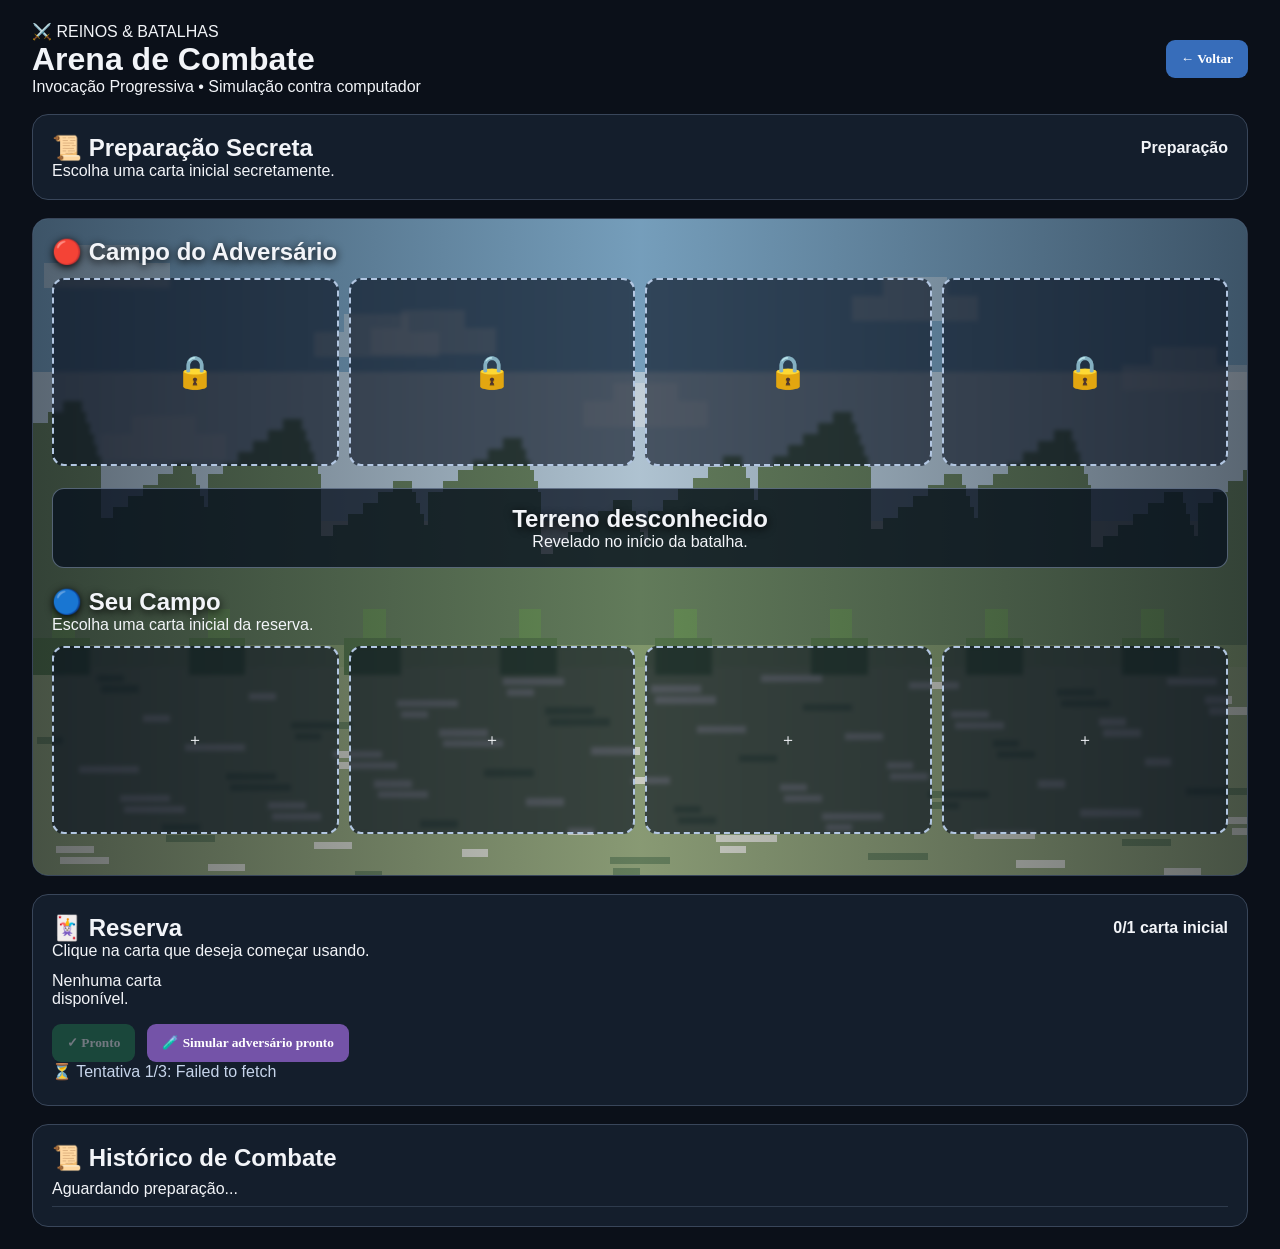
<file: arena.html>
<!DOCTYPE html>
<html lang="pt-BR">
<head>
<meta charset="UTF-8"><meta name="viewport" content="width=device-width, initial-scale=1">
<title>Arena | Reinos & Batalhas</title>
<link rel="stylesheet" href="style.css">
<style>
*{box-sizing:border-box}body{margin:0;background:#0b1019;color:#f2f4f8;font-family:Arial,sans-serif}button{border:0;border-radius:9px;padding:11px 15px;background:#376dba;color:white;font-weight:700;cursor:pointer}button:disabled{opacity:.4;cursor:not-allowed}.arena{max-width:1260px;margin:auto;padding:22px}.topo,.linha,.acoes{display:flex;align-items:center;justify-content:space-between;gap:12px;flex-wrap:wrap}.painel,.campo{background:#141e2c;border:1px solid #39465a;border-radius:16px;padding:19px;margin-top:18px}.campo{background:linear-gradient(150deg,#18283b,#101820)}.cartas{display:grid;grid-template-columns:repeat(4,minmax(0,1fr));gap:10px;margin:12px 0 22px}.espaco{min-height:188px;border:2px dashed #526078;border-radius:12px;background:#101720;display:flex;align-items:center;justify-content:center;flex-direction:column;gap:7px;padding:9px;text-align:center;position:relative}.espaco.ocupado{border-style:solid;border-color:#658fd0}.espaco.alvo{border-color:#f59e56;cursor:pointer;box-shadow:0 0 12px #ff9c4440}.espaco img{width:100%;height:100px;object-fit:contain}.espaco strong{font-size:13px}.espaco small{font-size:11px;color:#c2d1e9}.vida{width:100%;height:9px;border-radius:20px;background:#642b34;overflow:hidden}.vida>div{height:100%;background:#46b978;transition:width .3s}.reserva{display:grid;grid-template-columns:repeat(auto-fill,minmax(130px,1fr));gap:10px;margin-top:12px}.reserva button{background:#1d2b3d;border:1px solid #526078;min-height:150px}.reserva img{height:90px;width:100%;object-fit:contain}.reserva strong{display:block}.reserva .escolhida{border-color:#53c58b;background:#244736}.terreno{background:#253247;padding:16px;border-radius:12px;text-align:center;margin:20px 0}.acoes{justify-content:flex-start;margin-top:16px}.verde{background:#258653}.roxo{background:#7453a8}.laranja{background:#a56a26}.habilidades{display:flex;flex-wrap:wrap;gap:9px;margin-top:12px}.habilidades button{background:#405b83}.habilidades button.ativo{outline:2px solid #eab96b}.aviso{color:#c7d5eb;min-height:24px}.status{color:#b6c6dc;font-size:12px}.oculto{font-size:32px}.selecionavel{cursor:pointer}.historico{max-height:280px;overflow-y:auto}.historico p{padding:8px 0;margin:0;border-bottom:1px solid #2e3b4d}.marcador{font-size:12px;color:#ffd38a}.ficha{font-size:11px;color:#d2d9e5}.destaque{outline:2px solid #53c58b}.rodada{color:#ffda9a}[hidden]{display:none!important}@media(max-width:650px){.arena{padding:10px}.painel,.campo{padding:11px}.cartas{gap:5px}.espaco{min-height:145px;padding:4px}.espaco img{height:62px}.espaco strong{font-size:10px}.espaco small,.ficha{font-size:9px}}
</style>

<style>
/* Cenários de batalha pixelados, desenhados no próprio navegador */
#campo-cenario{position:relative;overflow:hidden;isolation:isolate;min-height:560px;background:#1b3045}
#arte-terreno{position:absolute;inset:0;width:100%;height:100%;image-rendering:pixelated;z-index:-2}
#campo-cenario:after{content:"";position:absolute;inset:0;z-index:-1;background:linear-gradient(90deg,rgba(4,9,19,.56),rgba(4,9,19,.13) 50%,rgba(4,9,19,.56));pointer-events:none}
.cenario-conteudo{position:relative;z-index:1}
#campo-cenario .espaco{background:rgba(7,16,30,.62);backdrop-filter:blur(2px);border-color:#b2c6e1}
#campo-cenario .espaco.ocupado{background:rgba(11,24,42,.8)}
#campo-cenario .terreno{background:rgba(5,14,28,.75);border:1px solid #a1b7d477}
#campo-cenario h2{text-shadow:0 2px 8px #000}
.espaco.golpeado{animation:impacto .48s ease-in-out}
.espaco.atacando{animation:avanco .45s ease-in-out}
@keyframes impacto{0%,100%{transform:translateX(0);filter:brightness(1)}15%{transform:translateX(-9px);filter:brightness(2.8)}35%{transform:translateX(9px)}55%{transform:translateX(-5px);filter:brightness(1.6)}75%{transform:translateX(4px)}}
@keyframes avanco{0%,100%{transform:translateY(0)}45%{transform:translateY(-16px) scale(1.05);filter:brightness(1.6)}}
.numero-flutuante{position:absolute;z-index:20;top:24%;left:50%;transform:translateX(-50%);font-size:26px;font-weight:900;color:#ffde67;text-shadow:2px 3px 0 #5d1820,0 0 10px #000;pointer-events:none;animation:flutuar 1.05s ease-out forwards}
.numero-flutuante.erro{color:#cde5ff;font-size:17px}
@keyframes flutuar{0%{opacity:0;transform:translate(-50%,18px) scale(.65)}20%{opacity:1;transform:translate(-50%,0) scale(1.2)}100%{opacity:0;transform:translate(-50%,-70px) scale(1)}}
</style>

<style>
/* Cura, dano em área e derrota */
.numero-flutuante.cura{color:#6dff9e;text-shadow:0 2px 7px #063b19}
.espaco.cura-animacao{animation:curarBrilho .8s ease}
@keyframes curarBrilho{40%{box-shadow:0 0 28px #65ffa4;filter:brightness(1.6)}}
.derrota-particulas{position:fixed;z-index:9999;pointer-events:none;overflow:visible}
.derrota-base{position:absolute;inset:0;border:2px solid #e5f5ff;border-radius:12px;background:#17253b;box-shadow:0 0 20px #a8eaff;animation:rachadura .4s ease forwards}
.derrota-base::after{content:"";position:absolute;inset:0;background:linear-gradient(116deg,transparent 42%,#efffff 43%,#efffff 45%,transparent 46%),linear-gradient(42deg,transparent 53%,#efffff 54%,#efffff 56%,transparent 57%),linear-gradient(148deg,transparent 64%,#efffff 65%,#efffff 67%,transparent 68%);animation:rachar .5s ease forwards}
@keyframes rachadura{0%{filter:brightness(1)}65%{filter:brightness(2)}100%{filter:brightness(3);opacity:0}}
@keyframes rachar{0%{opacity:0}30%{opacity:1}100%{opacity:0}}
.derrota-fragmento{position:absolute;background:linear-gradient(135deg,#a9e9ff,#edfaff 45%,#5479b5);border:1px solid #e4faff;box-shadow:0 0 11px #b9efff;animation:fragmentar 1.3s ease-out forwards;animation-delay:.35s;opacity:0}
@keyframes fragmentar{0%{opacity:0;transform:translate(0,0) rotate(0deg) scale(1)}8%{opacity:1;filter:brightness(2.4)}50%{opacity:1;filter:brightness(3.5)}100%{opacity:0;transform:translate(var(--dx),var(--dy)) rotate(var(--rot)) scale(.08);filter:brightness(5)}}
</style>

<style>
/* Efeitos cinematográficos sobre as cartas e o cenário */
#campo-cenario{--efeito-cor:#b8eaff}
.fx-camada{position:fixed;inset:0;z-index:9998;pointer-events:none;overflow:hidden}
.fx-projetil{position:absolute;width:25px;height:25px;border-radius:50%;background:var(--cor);box-shadow:0 0 13px 5px var(--cor),0 0 40px 13px var(--cor);transform:translate(-50%,-50%);animation:fx-voo .46s cubic-bezier(.12,.6,.5,1) forwards}
@keyframes fx-voo{from{left:var(--x1);top:var(--y1);opacity:1;transform:translate(-50%,-50%) scale(.6)}to{left:var(--x2);top:var(--y2);opacity:1;transform:translate(-50%,-50%) scale(1.4)}}
.fx-particula{position:absolute;left:var(--x);top:var(--y);width:var(--t);height:var(--t);background:var(--cor);box-shadow:0 0 8px var(--cor);border-radius:2px;animation:fx-espalhar .72s ease-out forwards}
@keyframes fx-espalhar{0%{opacity:1;transform:translate(-50%,-50%) scale(.7)}100%{opacity:0;transform:translate(calc(-50% + var(--dx)),calc(-50% + var(--dy))) rotate(var(--giro)) scale(.12)}}
.fx-corte{position:absolute;left:var(--x);top:var(--y);height:9px;width:105px;transform-origin:center;background:linear-gradient(90deg,transparent,#fff,var(--cor),transparent);filter:drop-shadow(0 0 12px var(--cor));animation:fx-cortar .44s ease-out forwards}
@keyframes fx-cortar{0%{opacity:0;transform:translate(-50%,-50%) rotate(-48deg) scaleX(.1)}35%{opacity:1;transform:translate(-50%,-50%) rotate(-48deg) scaleX(1.3)}100%{opacity:0;transform:translate(-50%,-50%) rotate(-48deg) scaleX(1.5)}}
.fx-onda{position:absolute;left:var(--x);top:var(--y);width:24px;height:24px;border:4px solid var(--cor);border-radius:50%;box-shadow:0 0 20px var(--cor);animation:fx-onda .62s ease-out forwards}
@keyframes fx-onda{from{opacity:1;transform:translate(-50%,-50%) scale(.2)}to{opacity:0;transform:translate(-50%,-50%) scale(6)}}
.fx-tela{position:absolute;inset:0;background:var(--cor);opacity:0;animation:fx-flash .36s ease-out forwards}
@keyframes fx-flash{0%{opacity:0}30%{opacity:.15}100%{opacity:0}}
@media(prefers-reduced-motion:reduce){.fx-camada *,.espaco.atacando,.espaco.golpeado{animation-duration:.01ms!important}}
</style>
</head>
<body><main class="arena">
<header class="topo"><div><p>⚔️ REINOS & BATALHAS</p><h1>Arena de Combate</h1><p>Invocação Progressiva • Simulação contra computador</p></div><button onclick="history.back()">← Voltar</button></header>
<section class="painel"><div class="linha"><h2 id="titulo-fase">📜 Preparação Secreta</h2><strong id="indicador-rodada">Preparação</strong></div><p id="status">Escolha exatamente uma carta inicial. Ela será revelada quando ambos estiverem prontos.</p></section>
<section class="campo" id="campo-cenario"><canvas id="arte-terreno" aria-hidden="true"></canvas><div class="cenario-conteudo"><h2>🔴 Campo do Adversário</h2><div class="cartas" id="campo-inimigo"></div><div class="terreno"><h2 id="nome-terreno">Terreno desconhecido</h2><p id="efeito-terreno">Revelado no início da batalha.</p></div><h2>🔵 Seu Campo</h2><p id="instrucao-campo">Escolha uma carta inicial da reserva.</p><div class="cartas" id="campo-jogador"></div></div></section>
<section class="painel"><div class="linha"><h2>🃏 Reserva</h2><strong id="contador">0/1 carta inicial</strong></div><p id="instrucao-reserva">Clique na carta que deseja começar usando.</p><div class="reserva" id="reserva"></div><div class="acoes" id="acoes-preparacao"><button class="verde" id="botao-pronto">✓ Pronto</button><button class="roxo" id="botao-adversario">🧪 Simular adversário pronto</button></div><div id="acoes-combate" hidden><div class="acoes"><button id="botao-invocar">✨ Invocar Carta</button><button id="botao-atacar">⚔️ Atacar</button><button class="laranja" id="botao-rodada">⏭️ Encerrar Rodada</button></div><p class="status" id="orientacao-ataque">Escolha uma carta aliada para atacar.</p><div id="painel-habilidades" hidden><h3 id="nome-atacante">Habilidades</h3><div class="habilidades" id="habilidades"></div><p class="status">Escolha uma habilidade e clique em um inimigo destacado.</p></div></div><p class="aviso" id="mensagem" role="status"></p></section>
<section class="painel"><h2>📜 Histórico de Combate</h2><div class="historico" id="historico"><p>Aguardando preparação...</p></div></section>
</main>
<script>
'use strict';
const API='https://cards-minecraft.onrender.com';
const $=id=>document.getElementById(id);
const terrenos=[
 {nome:'🌨️ Tundra Congelada',mod:{Frio:1.05,Fogo:.95,Gelo:1.10}},
 {nome:'🌲 Floresta Ancestral',mod:{Natureza:1.05}},
 {nome:'🏜️ Deserto Escaldante',mod:{Fogo:1.05,Frio:.95}},
 {nome:'🌋 Vulcão',mod:{Fogo:1.10}},
 {nome:'🌊 Costa Tempestuosa',mod:{Água:1.05}},
 {nome:'🏛️ Ruínas Antigas',mod:{Mágico:1.05}},
 {nome:'🌑 Abismo',mod:{Sombras:1.05,Luz:.95}},
 {nome:'⚔️ Campo de Batalha',mod:{Físico:1.05}}
];
const aliases={agua:'Água',magico:'Mágico',fisico:'Físico',gelo:'Gelo',frio:'Frio',fogo:'Fogo',natureza:'Natureza',sombras:'Sombras',sombra:'Sombras',luz:'Luz',cortante:'Cortante',suporte:'Suporte'};

function desenharCenario(){
 const cv=$('arte-terreno');if(!cv)return;
 const w=320,h=180;cv.width=w;cv.height=h;
 const g=cv.getContext('2d');g.imageSmoothingEnabled=false;
 const nome=(terreno?.nome||'').toLowerCase();
 const neve=/tundra/.test(nome),vulcao=/vulc/.test(nome),deserto=/deserto/.test(nome),
 floresta=/floresta/.test(nome),costa=/costa/.test(nome),abismo=/abismo/.test(nome),
 ruinas=/ru.nas/.test(nome);
 const cores=neve?['#83bbd9','#c3e7f2','#eaf6fc','#8aaebc','#d5eaf2']:
 vulcao?['#512e38','#a95645','#f68d43','#40333a','#6a4037']:
 deserto?['#e6a966','#f8d49a','#fff0b4','#c38a4c','#ebc080']:
 floresta?['#77b8b1','#b7d7ad','#d7e5bc','#385c44','#56815c']:
 costa?['#7da9c8','#b4d9e5','#e5f3f1','#437d93','#7a9a93']:
 abismo?['#30254c','#694b82','#a18bc1','#27233d','#46345d']:
 ruinas?['#8a9ba5','#c5c9b6','#e5e2cc','#6d7971','#8e9984']:
 ['#86b4d4','#c8deed','#e7e9dc','#708c65','#9caf82'];
 const rect=(x,y,ww,hh,c)=>{g.fillStyle=c;g.fillRect(Math.floor(x),Math.floor(y),Math.ceil(ww),Math.ceil(hh))};
 rect(0,0,w,h,cores[0]);rect(0,42,w,52,cores[1]);rect(0,83,w,50,cores[2]);
 // Nuvens quadradas
 for(let i=0;i<7;i++){const x=(i*71+13)%340-10,y=12+(i*19)%48;rect(x,y,33,7,'#ffffff65');rect(x+8,y-5,17,5,'#ffffff65')}
 // Montanhas em blocos, camada distante
 for(let i=0;i<13;i++){const x=i*29-12;const topo=65+((i*17)%29);for(let j=0;j<7;j++)rect(x+j*4,topo-j*3,30-j*5,110,cores[3]);rect(x,topo+17,34,80,cores[3])}
 // Horizonte e chão pixelado
 rect(0,117,320,63,cores[4]);rect(0,117,320,6,neve?'#f5fcff':vulcao?'#3c3438':deserto?'#f8dc9e':floresta?'#5c985c':costa?'#5ca2b9':abismo?'#352848':'#93ac78');
 for(let i=0;i<85;i++){const x=(i*73+17)%320,y=125+(i*29)%55;rect(x,y,7+(i%4)*3,2, i%3===0?cores[3]:cores[2])}
 // Blocos decorativos temáticos
 if(neve){for(let i=0;i<12;i++){const x=(i*47)%315;rect(x,125+i%3*12,15,9,'#f1fbff');rect(x+3,134+i%3*12,15,3,'#96c8dc')}for(let i=0;i<5;i++){const x=i*75+12;rect(x,93,8,28,'#8aabb9');rect(x-10,92,27,8,'#ecf9ff');rect(x-6,84,19,8,'#e3f6ff');rect(x-2,76,11,8,'#ffffff')}}
 else if(vulcao){for(let i=0;i<7;i++){const x=i*53;rect(x,132,33,7,'#ff5b19');rect(x+8,139,18,4,'#ffbb30')}rect(125,45,70,62,'#4c3538');rect(143,35,35,70,'#4c3538');rect(154,45,11,76,'#ff7b1b')}
 else if(deserto){for(let i=0;i<6;i++){const x=i*61;rect(x,110,35,11,'#ddaa67');rect(x+7,100,19,10,'#e8bf80')} }
 else if(floresta){for(let i=0;i<10;i++){const x=(i*41)%315;rect(x+8,80,7,48,'#5e4335');rect(x,73,24,14,'#2e6a44');rect(x+4,62,18,13,'#3d8753');rect(x+8,54,10,10,'#4a9b60')}}
 else if(costa){rect(0,107,320,24,'#3d86a9');for(let i=0;i<12;i++)rect(i*31,114+(i%3)*4,18,2,'#b7f3ff')}
 else if(ruinas){for(let i=0;i<7;i++){const x=i*52;rect(x,90,10,34,'#a9b5a7');rect(x-5,84,20,7,'#d5d9c5');rect(x+2,73,6,11,'#a9b5a7')}}
 else if(abismo){for(let i=0;i<10;i++){const x=i*37;rect(x,102,10,35,'#241b36');rect(x+2,90,6,14,'#4c3268');rect(x+4,87,2,7,'#a567c7')}}
 else{for(let i=0;i<9;i++){const x=i*41;rect(x,115,15,10,'#5e8251');rect(x+5,107,6,8,'#729c5d')}}
}

function normalizarTipo(t){let s=String(t||'').trim();let k=s.normalize('NFD').replace(/[\u0300-\u036f]/g,'').toLowerCase();return aliases[k]||s;}
const numero=(v,padrao=0)=>Number.isFinite(Number(v))&&v!==null&&v!==''?Number(v):padrao;
const limitar=(v,a,b)=>Math.max(a,Math.min(b,v));
const sortear=(a,b)=>Math.floor(Math.random()*(b-a+1))+a;
function listaHabilidades(d){if(!d)return[];if(typeof d==='string'){try{return listaHabilidades(JSON.parse(d))}catch{return[]}}if(Array.isArray(d))return d.filter(x=>x&&typeof x==='object');if(typeof d==='object')return Object.values(d).filter(x=>x&&typeof x==='object');return[];}
function criar(tag,classe,conteudo){const e=document.createElement(tag);if(classe)e.className=classe;if(conteudo!==undefined)e.textContent=conteudo;return e;}
let equipe=[],inicial=null,aliados=Array(4).fill(null),inimigos=Array(4).fill(null),pronto=false,inimigoPronto=false,iniciou=false,terminou=false,rodada=0,terreno=null,invocou=false,modoInvocacao=false,modoAtaque=false,atacanteSlot=null,habilidadeIndex=null;
let reservaInimiga=[],acoesRestantes=new Set();
function registrar(msg){if($('historico').textContent.trim()==='Aguardando preparação...')$('historico').replaceChildren();$('historico').prepend(criar('p','',msg));}
function aviso(s){$('mensagem').textContent=s;}
function instancia(c,entrada){return {...c,uid:(globalThis.crypto?.randomUUID?.()||String(Math.random())),vidaAtual:Math.max(1,numero(c.vida,100)),vidaMax:Math.max(1,numero(c.vida,100)),entrada,efeitos:[],usosPassivas:{}};}
function vivos(campo){return campo.filter(Boolean);}
function emReserva(){const ids=new Set(vivos(aliados).map(c=>c.id));return equipe.filter(c=>!ids.has(c.id));}
function vidaHtml(box,c){const barra=criar('div','vida');const valor=criar('div');valor.style.width=(100*c.vidaAtual/c.vidaMax)+'%';barra.appendChild(valor);box.appendChild(barra);box.appendChild(criar('small','',`${Math.ceil(c.vidaAtual)}/${c.vidaMax} PV`));}
function mostrar(box,c,comVida=true){if(c.imagem){const img=criar('img');img.src=c.imagem;img.alt=c.nome;img.onerror=()=>img.remove();box.appendChild(img)}box.appendChild(criar('strong','',c.nome));if(comVida&&c.vidaAtual!==undefined){vidaHtml(box,c);const status=c.entrada===rodada&&rodada>1?'⏳ Recém-invocada':c.efeitos.length?`✨ ${c.efeitos.map(e=>e.nome).join(', ')}`:'⚔️ Em campo';box.appendChild(criar('small','',status));}}
function desenharCampo(){for(const [id,campo,adversario] of [['campo-jogador',aliados,false],['campo-inimigo',inimigos,true]]){$(id).replaceChildren();for(let i=0;i<4;i++){const slot=criar('div','espaco');const carta=iniciou?campo[i]:(!adversario&&i===0?inicial:null);if(!iniciou&&adversario){slot.appendChild(criar('span','oculto','🔒'))}else if(carta){slot.classList.add('ocupado');mostrar(slot,carta,iniciou);if(!iniciou&&!adversario&&!pronto){slot.classList.add('selecionavel');slot.onclick=()=>{inicial=null;atualizar()}}if(iniciou&&!terminou&&!adversario&&modoAtaque&&podeAtacar(i)){slot.classList.add('selecionavel','destaque');slot.onclick=()=>selecionarAtacante(i)}if(iniciou&&!terminou&&!adversario&&modoAtaque&&atacanteSlot!==null&&habilidadeIndex!==null&&habilidadeCura(aliados[atacanteSlot]?.ataques[habilidadeIndex])){slot.classList.add('alvo');slot.onclick=()=>executarCura(i)}if(iniciou&&!terminou&&adversario&&modoAtaque&&atacanteSlot!==null&&habilidadeIndex!==null&&!habilidadeCura(aliados[atacanteSlot]?.ataques[habilidadeIndex])){slot.classList.add('alvo');slot.onclick=()=>executarAtaque(i)}}else slot.textContent='＋';$(id).appendChild(slot)}}$('contador').textContent=iniciou?`${vivos(aliados).length}/4 em campo`:`${inicial?1:0}/1 carta inicial`;}
function desenharReserva(){$('reserva').replaceChildren();const cartas=iniciou?emReserva():equipe;for(const carta of cartas){const b=criar('button','');mostrar(b,carta,false);if(!iniciou&&inicial?.id===carta.id)b.classList.add('escolhida');b.disabled=terminou||(iniciou?!modoInvocacao:pronto);b.onclick=()=>{if(!iniciou){inicial=carta;aviso(`${carta.nome} escolhida.`);atualizar()}else invocar(carta)};$('reserva').appendChild(b)}if(!cartas.length)$('reserva').appendChild(criar('p','','Nenhuma carta disponível.'));}
function podeAtacar(i){const c=aliados[i];return iniciou&&!terminou&&c&&acoesRestantes.has(c.uid)&&!(rodada>1&&c.entrada===rodada);}
function atualizar(){desenharCampo();desenharReserva();$('indicador-rodada').textContent=iniciou?`Rodada ${rodada}`:'Preparação';$('status').textContent=terminou?'🏁 Combate encerrado.':iniciou?`Rodada ${rodada} — ${acoesRestantes.size} ação(ões) disponível(is).`:pronto?'🔒 Sua carta foi confirmada. Aguardando o adversário.':'Escolha uma carta inicial secretamente.';$('botao-pronto').disabled=pronto||!inicial;$('botao-adversario').disabled=inimigoPronto;$('acoes-preparacao').hidden=iniciou;$('acoes-combate').hidden=!iniciou;$('botao-invocar').disabled=!iniciou||terminou||rodada<2||invocou||vivos(aliados).length>=4||emReserva().length===0;$('botao-atacar').disabled=!iniciou||terminou||![0,1,2,3].some(podeAtacar);$('botao-rodada').disabled=!iniciou||terminou;$('painel-habilidades').hidden=atacanteSlot===null||!modoAtaque;}
function confirmar(){if(!inicial||pronto)return;pronto=true;aviso('Carta inicial bloqueada. Aguardando adversário.');checarInicio();atualizar()}
function simular(){if(inimigoPronto)return;inimigoPronto=true;aviso('O adversário está pronto.');checarInicio();atualizar()}
function checarInicio(){if(iniciou||!pronto||!inimigoPronto)return;iniciou=true;rodada=1;aliados[0]=instancia(inicial,1);const opcoes=equipe.filter(c=>c.id!==inicial.id);const c=opcoes[sortear(0,opcoes.length-1)]||equipe[0];if(c)inimigos[0]=instancia(c,1);reservaInimiga=equipe.filter(x=>x.id!==c?.id);terreno=terrenos[sortear(0,terrenos.length-1)];$('nome-terreno').textContent=terreno.nome;desenharCenario();$('efeito-terreno').textContent=Object.entries(terreno.mod).map(([tipo,m])=>`${tipo} ${m>=1?'+':'−'}${Math.round(Math.abs(m-1)*100)}%`).join(' | ');$('titulo-fase').textContent='⚔️ Batalha';$('instrucao-campo').textContent='Cartas posicionadas não podem ser trocadas.';$('instrucao-reserva').textContent='Novas cartas podem entrar a partir da rodada 2.';registrar(`🎲 Terreno: ${terreno.nome}`);registrar(`⚔️ ${aliados[0].nome} enfrenta ${inimigos[0]?.nome||'ninguém'}!`);aplicarPassivasEntrada(aliados[0],aliados,inimigos);if(inimigos[0])aplicarPassivasEntrada(inimigos[0],inimigos,aliados);iniciarRodada();}
function iniciarRodada(){invocou=false;modoInvocacao=false;modoAtaque=false;atacanteSlot=null;habilidadeIndex=null;acoesRestantes=new Set(vivos(aliados).filter(c=>c.entrada<rodada||rodada===1).map(c=>c.uid));registrar(`📢 Rodada ${rodada} iniciada.`);atualizar();}
function ativarInvocacao(){if(!iniciou||terminou||rodada<2||invocou||vivos(aliados).length>=4||!emReserva().length)return;modoInvocacao=!modoInvocacao;modoAtaque=false;atacanteSlot=null;habilidadeIndex=null;aviso(modoInvocacao?'Escolha uma carta da reserva.':'Invocação cancelada.');atualizar()}
function invocar(carta){if(!modoInvocacao||rodada<2||invocou||terminou||!emReserva().some(c=>c.id===carta.id))return;const i=aliados.findIndex(c=>!c);if(i<0)return;aliados[i]=instancia(carta,rodada);invocou=true;modoInvocacao=false;registrar(`✨ Você invocou ${carta.nome}. Ela só poderá agir na próxima rodada.`);aplicarPassivasEntrada(aliados[i],aliados,inimigos);aplicarAurasNaNovaCarta(aliados[i],aliados,inimigos);atualizar();}
function ativarAtaque(){if(terminou||!iniciou)return;modoAtaque=!modoAtaque;modoInvocacao=false;atacanteSlot=null;habilidadeIndex=null;aviso(modoAtaque?'Clique em uma carta aliada destacada para escolher seu ataque.':'Seleção de ataque cancelada.');atualizar()}
function selecionarAtacante(i){if(!podeAtacar(i))return;atacanteSlot=i;habilidadeIndex=null;const c=aliados[i];$('nome-atacante').textContent=`⚔️ ${c.nome} — escolha uma habilidade`;$('habilidades').replaceChildren();if(!c.ataques.length){$('habilidades').appendChild(criar('p','','Esta carta não possui ataques cadastrados.'));}for(const [index,h] of c.ataques.entries()){const nome=h.nome||`Habilidade ${index+1}`;const [dmin,dmax]=faixaDano(h);const dano=habilidadeCura(h)?' • 💚 Cura':dmax>0?` • ${dmin}–${dmax} dano`:' • suporte/sem dano';const base=numero(h.precisao,100);const efetiva=chance(h,c);const b=criar('button','',`${nome}${dano} • 🎯 ${Math.round(efetiva)}%${Math.round(efetiva)!==Math.round(base)?` (base ${base}%)`:''}`);b.onclick=()=>{habilidadeIndex=index;for(const x of $('habilidades').querySelectorAll('button'))x.classList.remove('ativo');b.classList.add('ativo');aviso(habilidadeCura(h)?'Clique na carta aliada que deseja curar.':'Clique no inimigo que receberá a habilidade.');desenharCampo()};$('habilidades').appendChild(b)}atualizar();}
function categoriaEfeito(tipo){
 const t=tipoNormalizado(tipo);
 const mapa={ataque:['ataque','atq','attack'],defesa:['defesa','def','defense'],velocidade:['velocidade','speed'],precisao:['precisao','accuracy','acerto'],evasao:['evasao','esquiva','evasion'],dano:['dano','damage','dano_causado'],recebido:['dano_recebido','received_damage','recebido'],cura:['cura_recebida','healing_received'],vida:['vida_maxima','vida_max','vida','hp_max']};
 for(const [categoria,nomes] of Object.entries(mapa))for(const nome of nomes)if(t===nome)return categoria;
 return null;
}
function decodificarEfeito(tipo){
 const t=tipoNormalizado(tipo);
 const prefixos=[['aumentar_',1],['reduzir_',-1],['diminuir_',-1],['buff_',1],['debuff_',-1],['bonus_',1]];
 for(const [p,sinal] of prefixos)if(t.startsWith(p))return {categoria:categoriaEfeito(t.slice(p.length)),sinal};
 return {categoria:null,sinal:0};
}
function modificador(c,tipo){
 let m=1;
 for(const e of c.efeitos){
  const {categoria,sinal}=decodificarEfeito(e.tipo);
  if(categoria!==tipo||!sinal)continue;
  const v=Math.max(0,numero(e.valor));
  m*=sinal>0?1+v:Math.max(0,1-v);
 }
 return Math.max(0,m);
}
function atributo(c,nome){return Math.max(0,numero(c[nome]) * modificador(c,nome));}
function velocidade(c){return atributo(c,'velocidade')}
function chance(h,c,alvo=null){return limitar(numero(h.precisao,100)*modificador(c,'precisao')/(alvo?Math.max(.01,modificador(alvo,'evasao')):1),0,100)}
function valorEfeito(e){let n=numero(e.valor??e.porcentagem??e.percentual,0);return n>1?n/100:n;}
function aplicarEfeito(alvo,ef,origem,opcoes={}){
 if(!ef||typeof ef!=='object')return;
 const tipo=tipoNormalizado(ef.tipo);
 const valor=valorEfeito(ef);
 const duracao=Math.max(1,Math.round(numero(ef.duracao,1)));
 const {categoria}=decodificarEfeito(tipo);
 if(!categoria){registrar(`ℹ️ Efeito “${tipo||'desconhecido'}” de ${origem} ainda não implementado.`);return}
 // Evita multiplicar a mesma passiva quando cartas novas entram.
 if(opcoes.passiva&&alvo.efeitos.some(e=>e.passiva&&e.fonte===opcoes.fonte&&e.tipo===tipo))return;
 alvo.efeitos.push({tipo,valor,duracao:opcoes.passiva?Infinity:duracao,nome:tipo.replaceAll('_',' '),passiva:!!opcoes.passiva,fonte:opcoes.fonte||null});
 registrar(`✨ ${alvo.nome}: ${tipo.replaceAll('_',' ')} (${Math.round(valor*100)}%, ${opcoes.passiva?'enquanto a fonte estiver em campo':duracao+' rodada(s)'}).`);
}
function efeitosDaHabilidade(h){if(Array.isArray(h.efeitos))return h.efeitos;if(h.efeito)return Array.isArray(h.efeito)?h.efeito:[h.efeito];return[];}
function ehBenefico(tipo){const e=decodificarEfeito(tipo);return e.sinal>0&&e.categoria!=='recebido'||e.sinal<0&&e.categoria==='recebido'}
function faixaDano(h){
  let minimo=h.dano_min??h.danoMin??h.dano_minimo??h.danoMinimo;
  let maximo=h.dano_max??h.danoMax??h.dano_maximo??h.danoMaximo;
  const bruto=h.dano??h.damage??h.valor_dano;
  if(minimo==null&&maximo==null&&bruto!=null){
    if(typeof bruto==='number'){minimo=bruto;maximo=bruto}
    else if(typeof bruto==='string'){
      const faixa=bruto.match(/(\d+)\s*(?:-|a|até)\s*(\d+)/i);
      if(faixa){minimo=Number(faixa[1]);maximo=Number(faixa[2])}
      else if(/^\s*\d+\s*$/.test(bruto)){minimo=Number(bruto);maximo=minimo}
    }else if(typeof bruto==='object'){minimo=bruto.min??bruto.minimo;maximo=bruto.max??bruto.maximo}
  }
  if(minimo==null)minimo=maximo??0;
  if(maximo==null)maximo=minimo;
  return [Math.max(0,numero(minimo)),Math.max(0,numero(maximo))];
}
function animarGolpe(atacante,alvo,dano,acertou){
  const ladoAtacante=aliados.includes(atacante)?'campo-jogador':'campo-inimigo';
  const ladoAlvo=aliados.includes(alvo)?'campo-jogador':'campo-inimigo';
  const slotAtacante=aliados.includes(atacante)?aliados.indexOf(atacante):inimigos.indexOf(atacante);
  const slotAlvo=aliados.includes(alvo)?aliados.indexOf(alvo):inimigos.indexOf(alvo);
  const origem=$(ladoAtacante)?.children[slotAtacante];
  const destino=$(ladoAlvo)?.children[slotAlvo];
  if(origem){origem.classList.remove('atacando');void origem.offsetWidth;origem.classList.add('atacando');setTimeout(()=>origem.classList.remove('atacando'),500)}
  if(destino){
    if(acertou){destino.classList.remove('golpeado');void destino.offsetWidth;destino.classList.add('golpeado');setTimeout(()=>destino.classList.remove('golpeado'),550)}
    const numeroEl=criar('span','numero-flutuante'+(!acertou?' erro':''),acertou?(dano>0?'-'+dano:'EFEITO'):'ERROU!');
    destino.appendChild(numeroEl);
    setTimeout(()=>numeroEl.remove(),1100);
  }
}

function tipoNormalizado(v){return String(v||'').normalize('NFD').replace(/[\u0300-\u036f]/g,'').toLowerCase().replace(/[\s-]+/g,'_')}
function habilidadeCura(h){
 if(!h)return false;
 const tipo=tipoNormalizado(h.tipo_dano||h.tipo||h.categoria);
 if(['cura','curar','heal','healing'].includes(tipo))return true;
 if(h.cura!=null||h.cura_min!=null||h.cura_max!=null||h.curaMin!=null||h.curaMax!=null)return true;
 return efeitosDaHabilidade(h).some(e=>['cura','curar','recuperar_vida','restaurar_vida','heal'].includes(tipoNormalizado(e.tipo)));
}
function faixaCura(h){
 let a=h.cura_min??h.curaMin??h.cura_minima??h.curaMinima;
 let b=h.cura_max??h.curaMax??h.cura_maxima??h.curaMaxima;
 if(a==null&&b==null){
   const valor=h.cura??h.valor_cura;
   if(typeof valor==='number'){a=valor;b=valor}
   else if(typeof valor==='string'){
     const f=valor.match(/(\d+)\s*(?:-|a|até)\s*(\d+)/i);
     if(f){a=+f[1];b=+f[2]}else if(/^\d+$/.test(valor.trim())){a=+valor;b=a}
   }
 }
 if(a==null&&b==null){
   const ef=efeitosDaHabilidade(h).find(e=>['cura','curar','recuperar_vida','restaurar_vida','heal'].includes(tipoNormalizado(e.tipo)));
   if(ef){a=ef.cura_min??ef.min??ef.valor??0;b=ef.cura_max??ef.max??a}
 }
 if(a==null&&b==null){const [min,max]=faixaDano(h);a=min;b=max}
 return [Math.max(0,numero(a??b)),Math.max(0,numero(b??a))];
}
function areaAdjacente(h){
 if(!h)return false;
 const valores=[h.alvo,h.alvos,h.area,h.alcance,h.tipo_alvo,h.tipoAlvo,h.dano_area,h.atinge_adjacentes,h.adjacentes,h.alvo_adjacent, h.efeito_area,h.descricao];
 return valores.some(v=>v===true||typeof v==='string'&&/(adjacen|adjacent|alvo\s*\+\s*adj|alvo_e_adjac|alvo e adjac|atinge.*lado|area lateral)/i.test(v))
   || efeitosDaHabilidade(h).some(e=>/adjacen|adjacent/i.test(JSON.stringify(e)));
}
function posicoesAfetadas(campo,alvo,h){
 const indice=campo.indexOf(alvo);if(indice<0)return[];
 const indices=areaAdjacente(h)?[indice-1,indice,indice+1]:[indice];
 return indices.filter(i=>i>=0&&i<campo.length&&campo[i]).map(i=>({carta:campo[i],indice:i}));
}
function efeitoFlutuante(id,indice,texto,classe=''){
 const slot=$(id)?.children[indice];if(!slot)return;
 const el=criar('span','numero-flutuante '+classe,texto);slot.appendChild(el);
 setTimeout(()=>el.remove(),1100);
}
function animarCura(alvo,quantia){
 const id=aliados.includes(alvo)?'campo-jogador':'campo-inimigo';
 const pos=aliados.includes(alvo)?aliados.indexOf(alvo):inimigos.indexOf(alvo);
 const slot=$(id)?.children[pos];if(!slot)return;
 slot.classList.add('cura-animacao');
 efeitoFlutuante(id,pos,'+'+quantia+' PV','cura');
 setTimeout(()=>slot.classList.remove('cura-animacao'),850);
}
function animarDerrota(id,indice){
 const slot=$(id)?.children[indice];if(!slot)return;
 const r=slot.getBoundingClientRect();
 if(r.width===0||r.height===0)return;
 const palco=criar('div','derrota-particulas');
 Object.assign(palco.style,{left:r.left+'px',top:r.top+'px',width:r.width+'px',height:r.height+'px'});
 const base=criar('div','derrota-base');palco.appendChild(base);
 const imagem=slot.querySelector('img');
 if(imagem?.src){const copia=criar('img');copia.src=imagem.src;Object.assign(copia.style,{position:'absolute',left:'15%',top:'12%',width:'70%',height:'65%',objectFit:'contain',filter:'brightness(1.3)'});base.appendChild(copia)}
 const cols=5,rows=6;
 for(let y=0;y<rows;y++)for(let x=0;x<cols;x++){
   const pedaco=criar('div','derrota-fragmento');
   const w=r.width/cols,h=r.height/rows;
   Object.assign(pedaco.style,{
     left:(x*w)+'px',top:(y*h)+'px',width:(w+1)+'px',height:(h+1)+'px',
     '--dx':((x-(cols-1)/2)*27+(Math.random()-.5)*48)+'px',
     '--dy':((y-(rows-1)/2)*24-30+(Math.random()-.5)*48)+'px',
     '--rot':((Math.random()-.5)*450)+'deg'
   });
   palco.appendChild(pedaco);
 }
 document.body.appendChild(palco);
 setTimeout(()=>palco.remove(),1900);
}
function executarCura(indice){
 if(!modoAtaque||atacanteSlot===null||habilidadeIndex===null||terminou)return;
 const c=aliados[atacanteSlot],alvo=aliados[indice],h=c?.ataques[habilidadeIndex];
 if(!c||!alvo||!h||!habilidadeCura(h)||!podeAtacar(atacanteSlot))return;
 acoesRestantes.delete(c.uid);
 const acertou=Math.random()*100<chance(h,c);
 let recuperado=0;
 if(acertou){
  const [min,max]=faixaCura(h);
  recuperado=Math.min(alvo.vidaMax-alvo.vidaAtual,sortear(Math.floor(min),Math.floor(Math.max(min,max))));
  alvo.vidaAtual+=recuperado;
  registrar(`💚 ${c.nome} usou ${h.nome||'Cura'} em ${alvo.nome}: +${recuperado} PV.`);
 }else registrar(`❌ ${c.nome} falhou ao usar ${h.nome||'Cura'}.`);
 modoAtaque=false;atacanteSlot=null;habilidadeIndex=null;
 verificarFim();atualizar();
 if(acertou){animarCura(alvo,recuperado);const p=FX.centro('campo-jogador',indice);FX.animar(p,p,h,true);}
 else efeitoFlutuante('campo-jogador',indice,'FALHOU','erro');
}
function danoCalculado(atacante,alvo,h){const [valorMin,valorMax]=faixaDano(h);const minimo=Math.floor(valorMin);const maximo=Math.max(minimo,Math.floor(valorMax));const base=sortear(minimo,maximo);const tipo=normalizarTipo(h.tipo_dano);const multTerreno=terreno?.mod[tipo]||1;const multAtq=modificador(atacante,'dano')*modificador(atacante,'ataque');const multRec=modificador(alvo,'recebido');const defesa=atributo(alvo,'defesa');const fatorDefesa=100/(100+defesa);const final=Math.max(base>0?1:0,Math.round(base*multTerreno*multAtq*multRec*fatorDefesa));return {base,final,tipo,multTerreno,defesa};}
function removerMorto(campo){
 const id=campo===aliados?'campo-jogador':'campo-inimigo';
 for(let i=0;i<campo.length;i++){
  const c=campo[i];
  if(c&&c.vidaAtual<=0){
   animarDerrota(id,i);
   registrar(`💀 ${c.nome} foi derrotada!`);
   campo[i]=null;limparPassivasDeDerrotados();
  }
 }
}

/* Sistema visual independente: não modifica cálculos nem atributos */
const FX={
 camada:null,
 iniciar(){
  if(!this.camada){this.camada=criar('div','fx-camada');document.body.appendChild(this.camada)}
  return this.camada;
 },
 centro(id,pos){
  const el=$(id)?.children[pos];
  if(!el)return null;
  const r=el.getBoundingClientRect();
  return {x:r.left+r.width/2,y:r.top+r.height/2};
 },
 cor(h){
  const t=tipoNormalizado(h?.tipo_dano||h?.tipo||h?.elemento||h?.nome||'');
  if(/gelo|frio|neve/.test(t))return '#8deaff';
  if(/fogo|lava|magma|vulc/.test(t))return '#ff752c';
  if(/agua|mar|onda/.test(t))return '#4caaff';
  if(/vento|ar|tufao/.test(t))return '#c7ffe9';
  if(/raio|eletr|trovao/.test(t))return '#f8e665';
  if(/terra|pedra|rocha/.test(t))return '#c6a26a';
  if(/natureza|veneno/.test(t))return '#78ed7d';
  if(/sombra|treva/.test(t))return '#bd84ff';
  if(/luz|radiant/.test(t))return '#fff0a0';
  if(habilidadeCura(h))return '#6dff9e';
  return '#f6e3db';
 },
 objeto(classe,x,y,cor,tempo=900){
  const e=criar('div',classe);
  e.style.setProperty('--x',x+'px');e.style.setProperty('--y',y+'px');
  e.style.setProperty('--cor',cor);
  this.iniciar().appendChild(e);
  setTimeout(()=>e.remove(),tempo);
  return e;
 },
 explosao(x,y,cor,quantidade=16){
  for(let i=0;i<quantidade;i++){
   const p=this.objeto('fx-particula',x,y,cor);
   const ang=(Math.PI*2*i/quantidade)+(Math.random()-.5)*.35;
   const dist=25+Math.random()*85;
   p.style.setProperty('--dx',Math.cos(ang)*dist+'px');
   p.style.setProperty('--dy',Math.sin(ang)*dist+'px');
   p.style.setProperty('--giro',Math.round(Math.random()*360)+'deg');
   p.style.setProperty('--t',(4+Math.random()*7)+'px');
  }
 },
 animar(origem,destino,h,acertou=true,area=false){
  if(!origem||!destino)return;
  const cor=this.cor(h),tipo=tipoNormalizado(h?.tipo_dano||h?.tipo||h?.nome||'');
  const elementoCura=habilidadeCura(h);
  if(elementoCura){
   this.objeto('fx-onda',destino.x,destino.y,cor);
   this.explosao(destino.x,destino.y,cor,12);
   return;
  }
  if(/cort|espada|garra|mordida|cauda|fisic|soco/.test(tipo)){
   this.objeto('fx-corte',destino.x,destino.y,cor);
   if(acertou)this.explosao(destino.x,destino.y,cor,area?20:10);
  }else{
   const p=this.objeto('fx-projetil',origem.x,origem.y,cor,520);
   p.style.setProperty('--x1',origem.x+'px');p.style.setProperty('--y1',origem.y+'px');
   p.style.setProperty('--x2',destino.x+'px');p.style.setProperty('--y2',destino.y+'px');
   setTimeout(()=>{
    if(acertou){this.objeto('fx-onda',destino.x,destino.y,cor);this.explosao(destino.x,destino.y,cor,area?24:15)}
    else this.explosao(destino.x,destino.y,cor,5);
   },430);
  }
  if(acertou&&area){
   const flash=this.objeto('fx-tela',destino.x,destino.y,cor,400);
   flash.style.setProperty('--cor',cor);
  }
 },
 golpe(atacante,resultados,h,ladoAlvo){
  const lado=aliados.includes(atacante)?'campo-jogador':'campo-inimigo';
  const indice=aliados.includes(atacante)?aliados.indexOf(atacante):inimigos.indexOf(atacante);
  const origem=this.centro(lado,indice);
  const area=resultados.length>1;
  const campo=ladoAlvo==='campo-inimigo'?inimigos:aliados;
  for(const r of resultados){
   // A posição é preservada antes da remoção das cartas derrotadas.
   const pos=r.posicao;
   const destino=this.centro(ladoAlvo,pos);
   this.animar(origem,destino,h,r.acertou,area);
   const el=$(ladoAlvo)?.children[pos];
   if(el){
    if(r.acertou){el.classList.remove('golpeado');void el.offsetWidth;el.classList.add('golpeado')}
    efeitoFlutuante(ladoAlvo,pos,r.acertou?(r.dano>0?'-'+r.dano:'EFEITO'):'ERROU!',r.acertou?'':'erro');
   }
  }
  const el=$(lado)?.children[indice];
  if(el){el.classList.remove('atacando');void el.offsetWidth;el.classList.add('atacando')}
 }
};

function executarGolpe(atacante,alvo,h,campoAlvo){
 if(!atacante||!alvo||!h)return [];
 const nome=h.nome||'Ataque';
 if(habilidadeCura(h)){
  const aliadosDoAtacante=aliados.includes(atacante)?aliados:inimigos;
  const destino=aliadosDoAtacante.includes(alvo)?alvo:atacante;
  const [min,max]=faixaCura(h);
  const valor=Math.min(destino.vidaMax-destino.vidaAtual,sortear(Math.floor(min),Math.floor(Math.max(min,max))));
  destino.vidaAtual+=valor;
  registrar(`💚 ${atacante.nome} usou ${nome}: ${destino.nome} recuperou ${valor} PV.`);
  return [{alvo:destino,dano:-valor,acertou:true}];
 }
 const alvos=posicoesAfetadas(campoAlvo,alvo,h);
 const resultados=[];
 for(const {carta:vitima,indice:posicao} of alvos){
  const precisaoFinal=chance(h,atacante,vitima);const acerto=Math.random()*100<precisaoFinal;
  if(!acerto){
   registrar(`❌ ${atacante.nome} errou ${nome} contra ${vitima.nome} (precisão efetiva: ${precisaoFinal.toFixed(1)}%).`);
   resultados.push({alvo:vitima,dano:0,acertou:false,posicao});
   continue;
  }
  const {base,final,tipo,multTerreno,defesa}=danoCalculado(atacante,vitima,h);
  if(final>0){
   vitima.vidaAtual=Math.max(0,vitima.vidaAtual-final);
   registrar(`⚔️ ${atacante.nome} usou ${nome} em ${vitima.nome}: ${final} dano (${tipo||'sem tipo'}, base ${base}, defesa ${defesa}, terreno ×${multTerreno.toFixed(2)}).`);
  }else registrar(`✨ ${atacante.nome} usou ${nome} em ${vitima.nome}.`);
  for(const ef of efeitosDaHabilidade(h)){
   if(['cura','curar','recuperar_vida','restaurar_vida','heal'].includes(tipoNormalizado(ef.tipo)))continue;
   const destino=ehBenefico(String(ef.tipo||''))?atacante:vitima;
   if(destino.vidaAtual>0)aplicarEfeito(destino,ef,nome);
  }
  resultados.push({alvo:vitima,dano:final,acertou:true,posicao});
 }
 // Exibir fragmentação antes de retirar as cartas do campo.
 removerMorto(campoAlvo);
 return resultados;
}
function executarAtaque(indice){
 if(!modoAtaque||atacanteSlot===null||habilidadeIndex===null||terminou)return;
 const c=aliados[atacanteSlot],alvo=inimigos[indice];
 if(!c||!alvo||!podeAtacar(atacanteSlot))return;
 const h=c.ataques[habilidadeIndex];if(!h||habilidadeCura(h))return;
 acoesRestantes.delete(c.uid);
 const resultados=executarGolpe(c,alvo,h,inimigos);
 modoAtaque=false;atacanteSlot=null;habilidadeIndex=null;
 aviso(areaAdjacente(h)?'Ataque em área realizado: alvo e vizinhos atingidos.':'Ataque realizado.');
 verificarFim();atualizar();
 FX.golpe(c,resultados,h,'campo-inimigo');
}
function aplicarPassivasEntrada(c,amigos,oponentes){
 for(const p of c.passivas){
  const nome=p.nome||'Passiva';
  const efeitos=efeitosDaHabilidade(p).length?efeitosDaHabilidade(p):[p];
  for(const ef of efeitos){
   const tipo=tipoNormalizado(ef.tipo);
   if(tipo==='aumentar_vida'){
    const v=valorEfeito(ef);
    for(const aliado of vivos(amigos)){
     aliado.bonusVidaPassiva??=[];
     if(aliado.bonusVidaPassiva.includes(c.uid))continue;
     const extra=Math.round(aliado.vidaMax*v);
     aliado.vidaMax+=extra;aliado.vidaAtual+=extra;
     aliado.bonusVidaPassiva.push(c.uid);
    }
    registrar(`🌟 ${c.nome}: ${nome} aumentou a vida dos aliados.`);
   }else if(!!decodificarEfeito(tipo).categoria){
    const destino=ef.alvo||ef.destino||p.alvo||p.destino;
    const hostil=/inimig|oponent|advers/i.test(String(destino))||(!destino&&!ehBenefico(tipo));
    for(const alvo of vivos(hostil?oponentes:amigos))aplicarEfeito(alvo,ef,nome,{passiva:true,fonte:c.uid});
    registrar(`🌟 Passiva ${nome} de ${c.nome} ativada.`);
   }else registrar(`ℹ️ Passiva “${nome}” (${tipo||'sem tipo'}) ainda não possui execução automática.`);
  }
 }
}
function aplicarAurasNaNovaCarta(c,amigos,oponentes){
 for(const fonte of vivos(amigos)){
  if(fonte===c)continue;
  for(const p of fonte.passivas){
   const efeitos=efeitosDaHabilidade(p).length?efeitosDaHabilidade(p):[p];
   for(const ef of efeitos){
    const tipo=tipoNormalizado(ef.tipo);
    const destino=ef.alvo||ef.destino||p.alvo||p.destino;
    const hostil=/inimig|oponent|advers/i.test(String(destino))||(!destino&&!ehBenefico(tipo));
    if(hostil)continue;
    if(tipo==='aumentar_vida'){
     c.bonusVidaPassiva??=[];
     if(c.bonusVidaPassiva.includes(fonte.uid))continue;
     const extra=Math.round(c.vidaMax*valorEfeito(ef));
     c.vidaMax+=extra;c.vidaAtual+=extra;c.bonusVidaPassiva.push(fonte.uid);
    }else if(!!decodificarEfeito(tipo).categoria){
     aplicarEfeito(c,ef,p.nome||'Passiva',{passiva:true,fonte:fonte.uid});
    }
   }
  }
 }
 // Passivas hostis que já estavam em campo também atingem reforços.
 for(const fonte of vivos(oponentes)){
  for(const p of fonte.passivas){
   const efeitos=efeitosDaHabilidade(p).length?efeitosDaHabilidade(p):[p];
   for(const ef of efeitos){
    const tipo=tipoNormalizado(ef.tipo);
    const destino=ef.alvo||ef.destino||p.alvo||p.destino;
    const hostil=/inimig|oponent|advers/i.test(String(destino))||(!destino&&!ehBenefico(tipo));
    if(hostil&&!!decodificarEfeito(tipo).categoria)
      aplicarEfeito(c,ef,p.nome||'Passiva',{passiva:true,fonte:fonte.uid});
   }
  }
 }
}
function limparPassivasDeDerrotados(){
 const fontes=new Set([...vivos(aliados),...vivos(inimigos)].map(c=>c.uid));
 for(const carta of [...vivos(aliados),...vivos(inimigos)]){
  carta.efeitos=carta.efeitos.filter(e=>!e.passiva||fontes.has(e.fonte));
 }
}
function passarEfeitos(c){c.efeitos=c.efeitos.filter(e=>{if(e.passiva)return true;e.duracao--;return e.duracao>0})}
function acaoInimiga(){const disponiveis=vivos(inimigos).filter(c=>c.entrada<rodada||rodada===1).sort((a,b)=>velocidade(b)-velocidade(a));for(const c of disponiveis){if(terminou)break;const alvos=vivos(aliados);if(!alvos.length)break;const alvo=alvos[sortear(0,alvos.length-1)];const ataques=c.ataques.filter(h=>h&&typeof h==='object');if(!ataques.length){registrar(`ℹ️ ${c.nome} não possui ataques cadastrados.`);continue}const h=ataques[sortear(0,ataques.length-1)];
 const destino=habilidadeCura(h)?vivos(inimigos).sort((a,b)=>a.vidaAtual/a.vidaMax-b.vidaAtual/b.vidaMax)[0]:alvo;
 const resultados=executarGolpe(c,destino,h,aliados);if(habilidadeCura(h)){const id='campo-inimigo',pos=inimigos.indexOf(destino);if(pos>=0){const p=FX.centro(id,pos);FX.animar(p,p,h,true);}}else FX.golpe(c,resultados,h,'campo-jogador');verificarFim();}}
function invocarInimigo(){if(rodada<2||vivos(inimigos).length>=4||!reservaInimiga.length||terminou)return;const i=inimigos.findIndex(c=>!c);const escolha=reservaInimiga.splice(sortear(0,reservaInimiga.length-1),1)[0];inimigos[i]=instancia(escolha,rodada);registrar(`🔴 O adversário invocou ${escolha.nome}.`);aplicarPassivasEntrada(inimigos[i],inimigos,aliados);aplicarAurasNaNovaCarta(inimigos[i],inimigos,aliados);}
function verificarFim(){if(terminou)return;const jogadorSemCartas=!vivos(aliados).length&&!emReserva().length;const inimigoSemCartas=!vivos(inimigos).length&&!reservaInimiga.length;if(jogadorSemCartas||inimigoSemCartas){terminou=true;registrar(jogadorSemCartas&&inimigoSemCartas?'🤝 Empate!':inimigoSemCartas?'🏆 Vitória!':'💀 Derrota!');aviso('Combate encerrado. Atualize a página para testar outra batalha.');}}
function encerrarRodada(){if(!iniciou||terminou)return;modoAtaque=false;modoInvocacao=false;atacanteSlot=null;habilidadeIndex=null;registrar(`⏭️ Você encerrou suas ações da rodada ${rodada}.`);acaoInimiga();verificarFim();if(terminou){atualizar();return}for(const c of [...vivos(aliados),...vivos(inimigos)])passarEfeitos(c);rodada++;invocarInimigo();iniciarRodada();}
async function carregar(){
  aviso('⏳ Carregando cartas do PostgreSQL...');
  let erroAnterior=null;
  for(let tentativa=1;tentativa<=3;tentativa++){
    try{
      const controlador=new AbortController();
      const limite=setTimeout(()=>controlador.abort(),tentativa===1?18000:35000);
      let resposta;
      try{
        resposta=await fetch(`${API}/cartas`,{signal:controlador.signal,cache:'no-store',headers:{Accept:'application/json'}});
      }finally{clearTimeout(limite)}
      if(!resposta.ok)throw Error(`API respondeu HTTP ${resposta.status}`);
      const dados=await resposta.json();
      const lista=Array.isArray(dados)?dados:Array.isArray(dados.cartas)?dados.cartas:Array.isArray(dados.data)?dados.data:null;
      if(!lista)throw Error('A API não retornou uma lista de cartas.');
      equipe=lista.slice(0,7).map((c,i)=>({
        id:c.id??i+1,
        nome:c.nome||'Carta sem nome',
        imagem:c.imagem||c.imagem_url||'',
        vida:numero(c.vida,100),
        ataque:numero(c.ataque),
        defesa:numero(c.defesa),
        velocidade:numero(c.velocidade),
        ataques:listaHabilidades(c.ataques||c.habilidades),
        passivas:listaHabilidades(c.passivas||c.passiva)
      }));
      atualizar();
      if(!equipe.length)aviso('⚠️ A API respondeu, mas não há cartas cadastradas.');
      else aviso(`✅ ${equipe.length} cartas carregadas. Escolha sua carta inicial.`);
      return;
    }catch(erro){
      erroAnterior=erro;
      aviso(`⏳ Tentativa ${tentativa}/3: ${erro.name==='AbortError'?'servidor demorando para responder':erro.message}`);
      if(tentativa<3)await new Promise(resolve=>setTimeout(resolve,2500));
    }
  }
  aviso(`❌ Não foi possível carregar as cartas: ${erroAnterior?.message||'erro desconhecido'}. Confira se https://cards-minecraft.onrender.com/cartas abre normalmente e clique em Tentar novamente.`);
  const botao=criar('button','','🔄 Tentar novamente');
  botao.onclick=()=>{botao.remove();carregar()};
  $('reserva').replaceChildren(botao);
}
$('botao-pronto').onclick=confirmar;$('botao-adversario').onclick=simular;$('botao-invocar').onclick=ativarInvocacao;$('botao-atacar').onclick=ativarAtaque;$('botao-rodada').onclick=encerrarRodada;try{atualizar();desenharCenario()}catch(erro){console.error('Erro ao iniciar arena:',erro);aviso('Erro de interface: '+erro.message)}carregar();
</script>
</body></html>
</file>
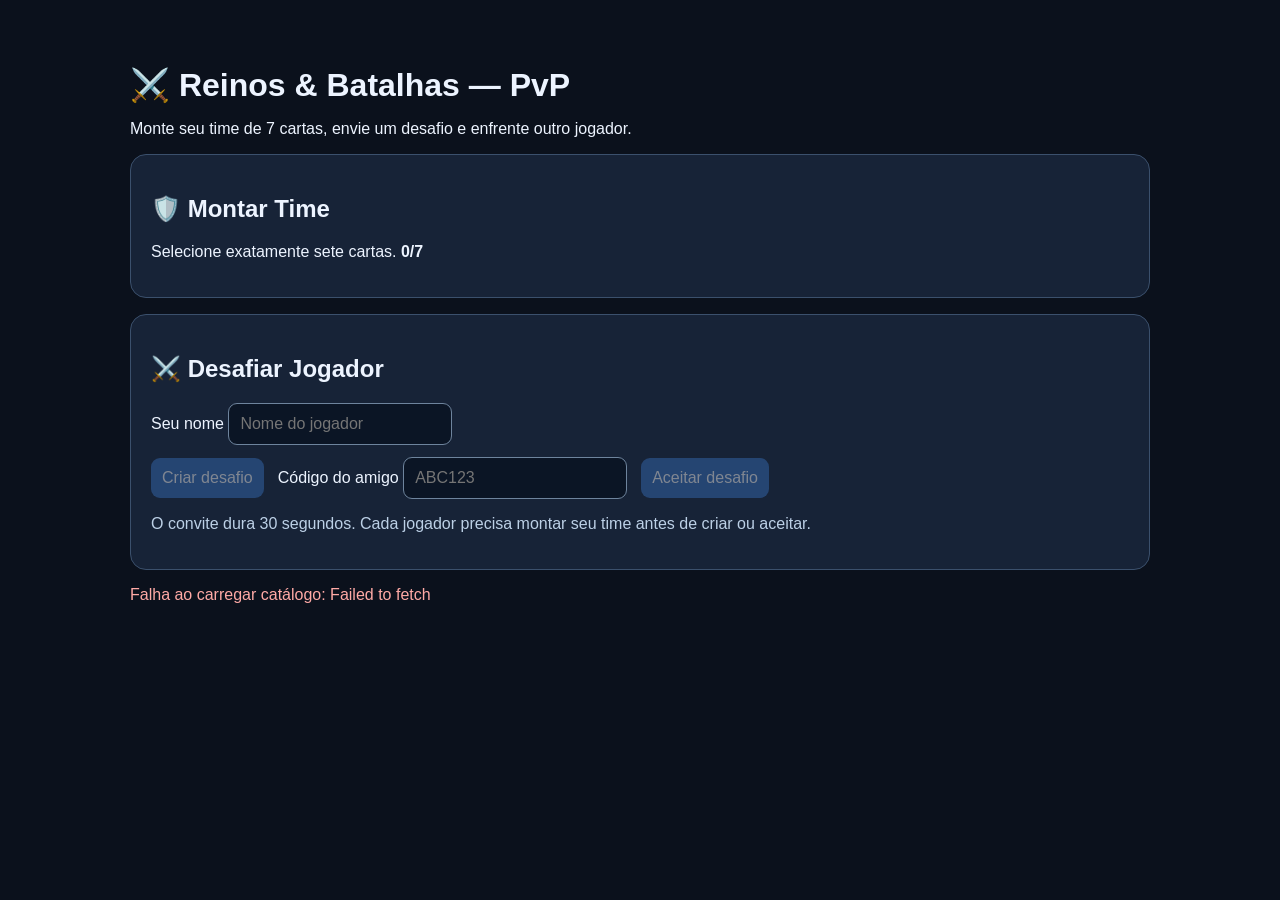
<file: pvp.html>
<!doctype html><html lang="pt-BR"><head><meta charset="utf-8"><meta name="viewport" content="width=device-width,initial-scale=1"><title>PvP | Reinos & Batalhas</title>
<style>
*{box-sizing:border-box}body{margin:0;background:#0b111c;color:#edf4ff;font:16px Arial,sans-serif}main{max-width:1050px;margin:30px auto;padding:15px}h1{margin-bottom:8px}.painel{background:#172337;border:1px solid #3b506c;border-radius:16px;padding:20px;margin:16px 0}button,input{font:inherit;border-radius:9px;padding:11px}input{background:#0b1525;color:white;border:1px solid #6e849d;max-width:100%}button{background:#376fbb;color:white;border:0;cursor:pointer}button:disabled{opacity:.45;cursor:not-allowed}.oculto{display:none!important}.linha{display:flex;gap:14px;align-items:center;flex-wrap:wrap}.cartas{display:grid;grid-template-columns:repeat(auto-fill,minmax(132px,1fr));gap:12px}.carta{background:#253750;border:2px solid #536785;border-radius:13px;color:white;display:flex;flex-direction:column;align-items:center;gap:7px;min-height:180px;padding:10px}.carta img{height:100px;width:110px;object-fit:contain}.carta.selecionada{border-color:#56e69b;background:#244d40}.carta small{color:#b8cce1}.relogio{font-size:30px;font-weight:900;color:#ffe28c}.aviso{color:#bcd0e6}#erro{color:#ffaaa6;white-space:pre-wrap}.duelo{display:grid;grid-template-columns:1fr auto 1fr;gap:15px;align-items:center;text-align:center}.duelo img{max-width:100%;height:175px;object-fit:contain}.revelacao{position:fixed;inset:0;z-index:100;background:radial-gradient(circle,#1c3150,#050913 80%);display:flex;align-items:center;justify-content:center;flex-direction:column;gap:20px;text-align:center;overflow:hidden}.revelacao h2{font-size:clamp(24px,5vw,52px);text-shadow:0 0 25px var(--brilho)}.entrada-carta{--brilho:#b5becd;--tempo:1.8s;position:relative;width:min(280px,60vw);height:330px;border:4px solid var(--brilho);border-radius:20px;background:#17283e;box-shadow:0 0 35px var(--brilho);display:flex;align-items:center;justify-content:center;flex-direction:column;padding:18px;animation:entrada var(--tempo) cubic-bezier(.1,.7,.3,1) both}.entrada-carta img{max-width:95%;max-height:230px;object-fit:contain}.entrada-carta strong{margin-top:8px}.entrada-carta:before{content:"";position:absolute;inset:-35px;border:3px solid var(--brilho);border-radius:50%;box-shadow:0 0 30px var(--brilho);animation:circulo 1.6s ease-in-out both}.entrada-carta.comum{--brilho:#c5c9d2;--tempo:1.2s}.entrada-carta.rara{--brilho:#4caaff}.entrada-carta.epica{--brilho:#b76dff;--tempo:2.1s}.entrada-carta.lendaria{--brilho:#ffcf51;--tempo:2.5s}.entrada-carta.mitica{--brilho:#f8f5ff;--tempo:3s;filter:drop-shadow(0 0 24px #b07aff)}.entrada-carta.lendaria:after,.entrada-carta.mitica:after{content:"✦ ✧ ✦";position:absolute;top:-65px;font-size:46px;color:var(--brilho);animation:brilhar .6s infinite alternate}@keyframes entrada{0%{opacity:0;transform:translateY(190px) scale(.2) rotate(-12deg);filter:brightness(3)}65%{opacity:1;transform:translateY(-18px) scale(1.1) rotate(2deg)}100%{opacity:1;transform:none}}@keyframes circulo{0%{opacity:0;transform:scale(.1) rotate(0)}50%{opacity:1}100%{opacity:0;transform:scale(1.5) rotate(160deg)}}@keyframes brilhar{to{opacity:.35;transform:scale(1.1)}}@media(max-width:620px){.duelo{grid-template-columns:1fr}.duelo img{height:120px}}
</style></head><body><main><h1>⚔️ Reinos & Batalhas — PvP</h1><p>Monte seu time de 7 cartas, envie um desafio e enfrente outro jogador.</p>
<section class="painel" id="montagem"><h2>🛡️ Montar Time</h2><p>Selecione exatamente sete cartas. <b id="quantidade">0/7</b></p><div class="cartas" id="catalogo"></div></section>
<section class="painel" id="entrada"><h2>⚔️ Desafiar Jogador</h2><label>Seu nome <input id="nome" placeholder="Nome do jogador" maxlength="50"></label><div class="linha" style="margin-top:12px"><button id="criar" disabled>Criar desafio</button><label>Código do amigo <input id="codigo" maxlength="6" placeholder="ABC123"></label><button id="entrar" disabled>Aceitar desafio</button></div><p class="aviso">O convite dura 30 segundos. Cada jogador precisa montar seu time antes de criar ou aceitar.</p></section>
<section class="painel oculto" id="sala"><h2>Sala <span id="codigo-atual"></span></h2><div class="linha"><button id="copiar">Copiar convite</button><span class="relogio" id="relogio">00:30</span></div><p id="situacao"></p><p id="jogadores"></p><div id="preparacao" class="oculto"><h3>Escolha secreta — sua carta inicial</h3><div class="cartas" id="cartas-iniciais"></div><p><button id="pronto" disabled>✓ Pronto</button></p></div><div id="batalha" class="oculto"><h2 id="terreno"></h2><div class="duelo" id="duelo"></div><p class="aviso">Sala sincronizada. O motor de ataques PvP e a distribuição de XP serão integrados em uma próxima etapa.</p></div></section><p id="erro" role="alert"></p>
</main><div class="revelacao oculto" id="revelacao"><h2 id="titulo-revelacao">Invocação</h2><div class="entrada-carta" id="carta-revelada"></div><p id="texto-revelacao"></p></div>
<script>
const API='https://cards-minecraft.onrender.com';const $=id=>document.getElementById(id);let catalogo=[],time=[],codigo='',token='',escolhida='',pronto=false,intervalo=null,estadoAnterior='',revelou=false,consultando=false;
const nomesRaridade={comum:'Comum',rara:'Rara',raro:'Rara',epica:'Épica',epico:'Épica',lendaria:'Lendária',lendario:'Lendária',mitica:'Mítica',mitico:'Mítica',mistica:'Mítica',mistico:'Mítica'};
function normal(v){return String(v||'').normalize('NFD').replace(/[\u0300-\u036f]/g,'').toLowerCase()}
function erro(t){$('erro').textContent=t||''}
function carta(id){return catalogo.find(c=>String(c.id)===String(id))||{id,nome:'Carta '+id,raridade:'Comum'}}
function criar(tag,classe,texto){const e=document.createElement(tag);if(classe)e.className=classe;if(texto!=null)e.textContent=texto;return e}
function desenho(c){const b=criar('button','carta');if(c.imagem){const i=criar('img');i.src=c.imagem;i.alt=c.nome;b.appendChild(i)}b.append(criar('strong','',c.nome),criar('small','',c.raridade||'Comum'));return b}
function renderizarTime(){const div=$('catalogo');div.replaceChildren();for(const c of catalogo){const b=desenho(c);if(time.includes(String(c.id)))b.classList.add('selecionada');b.onclick=()=>{const id=String(c.id);if(time.includes(id))time=time.filter(x=>x!==id);else if(time.length<7)time.push(id);renderizarTime()};div.appendChild(b)}$('quantidade').textContent=time.length+'/7';$('criar').disabled=$('entrar').disabled=time.length!==7}
async function requisitar(path,method='GET',body){const r=await fetch(API+path,{method,headers:{'Content-Type':'application/json',...(token?{'X-PVP-Token':token}:{})},body:body?JSON.stringify(body):undefined});const d=await r.json().catch(()=>({}));if(!r.ok)throw Error(typeof d.detail==='string'?d.detail:'Erro HTTP '+r.status);return d}
async function carregar(){try{const d=await requisitar('/cartas');catalogo=(Array.isArray(d)?d:d.cartas||[]);renderizarTime();if(catalogo.length<7)erro('O catálogo tem menos de 7 cartas disponíveis.')}catch(e){erro('Falha ao carregar catálogo: '+e.message)}}
function nome(){const n=$('nome').value.trim();if(!n)throw Error('Digite seu nome');return n}
function iniciarSessao(d){codigo=d.codigo;token=d.token;sessionStorage.setItem('pvp_sessao',JSON.stringify({codigo,token}));$('montagem').classList.add('oculto');$('entrada').classList.add('oculto');$('sala').classList.remove('oculto');$('codigo-atual').textContent=codigo;erro('');clearInterval(intervalo);intervalo=setInterval(consultar,1000);consultar()}
$('criar').onclick=async()=>{try{iniciarSessao(await requisitar('/pvp/salas','POST',{nome:nome(),time_ids:time}))}catch(e){erro(e.message)}};
$('entrar').onclick=async()=>{try{iniciarSessao(await requisitar('/pvp/salas/'+$('codigo').value.trim().toUpperCase()+'/entrar','POST',{nome:nome(),time_ids:time}))}catch(e){erro(e.message)}};
$('copiar').onclick=async()=>{const url=location.href.split('?')[0]+'?sala='+codigo;try{await navigator.clipboard.writeText(url);$('copiar').textContent='Copiado!'}catch{prompt('Copie o convite:',url)}};
$('pronto').onclick=async()=>{try{await requisitar('/pvp/salas/'+codigo+'/pronto','POST');pronto=true;$('pronto').disabled=true;consultar()}catch(e){erro(e.message)}};
function mostrarIniciais(ids){const div=$('cartas-iniciais');div.replaceChildren();for(const id of ids||[]){const c=carta(id),b=desenho(c);if(escolhida===String(id))b.classList.add('selecionada');b.disabled=pronto;b.onclick=async()=>{try{await requisitar('/pvp/salas/'+codigo+'/escolher','POST',{carta_id:String(id)});escolhida=String(id);$('pronto').disabled=false;mostrarIniciais(ids);erro('')}catch(e){erro(e.message)}};div.appendChild(b)}}
function tempo(data){if(!data)return '--:--';const segundos=Math.max(0,Math.ceil((new Date(data).getTime()-Date.now())/1000));return '00:'+String(segundos).padStart(2,'0')}
function esperar(ms){return new Promise(resolve=>setTimeout(resolve,ms))}
async function animarEntrada(j,c){const raridade=normal(c.raridade);const classe=Object.keys(nomesRaridade).includes(raridade)?raridade:'comum';const nomes={comum:'Entrada Comum',rara:'Invocação Rara',raro:'Invocação Rara',epica:'Portal Épico',epico:'Portal Épico',lendaria:'Despertar Lendário',lendario:'Despertar Lendário',mitica:'Invocação Suprema',mitico:'Invocação Suprema',mistica:'Invocação Suprema',mistico:'Invocação Suprema'};const box=$('carta-revelada');box.className='entrada-carta '+classe;box.replaceChildren();if(c.imagem){const img=criar('img');img.src=c.imagem;img.alt=c.nome;box.appendChild(img)}box.appendChild(criar('strong','',c.nome));$('titulo-revelacao').textContent=nomes[classe]||'Invocação';$('texto-revelacao').textContent=j.nome+' invoca '+c.nome+'!';void box.offsetWidth;box.style.animation='none';void box.offsetWidth;box.style.animation='';await esperar(classe==='mitica'||classe==='mistica'?3100:classe==='lendaria'?2700:classe==='epica'?2300:1900)}
async function revelar(s){if(revelou)return;revelou=true;$('revelacao').classList.remove('oculto');try{for(const j of s.jogadores)await animarEntrada(j,carta(j.carta_id))}finally{$('revelacao').classList.add('oculto')}}
async function consultar(){if(!codigo||!token||consultando)return;consultando=true;try{const s=await requisitar('/pvp/salas/'+codigo);$('jogadores').textContent=s.jogadores.map(j=>(j.nome||'Aguardando')+(j.pronto?' ✓ Pronto':'')).join(' ⚔️ ');$('relogio').textContent=tempo(s.status==='aguardando'?s.convite_expira_em:s.status==='escolhendo'?s.escolha_expira_em:null);$('preparacao').classList.toggle('oculto',s.status!=='escolhendo');$('batalha').classList.toggle('oculto',s.status!=='em_andamento');if(s.status==='aguardando')$('situacao').textContent='⏳ Aguardando amigo aceitar o desafio (30 segundos).';if(s.status==='expirado'){$('situacao').textContent='⌛ Convite expirado. Crie outro desafio.';clearInterval(intervalo)}
if (s.status === 'cancelado') {
  $('situacao').textContent =
    '🚫 Partida cancelada: uma carta do time foi excluída pelo administrador. Monte um novo time para jogar.';

  $('preparacao').classList.add('oculto');
  $('batalha').classList.add('oculto');

  clearInterval(intervalo);
  sessionStorage.removeItem('pvp_sessao');
}
if(s.status==='escolhendo'){$('situacao').textContent='🔒 Escolha uma carta inicial antes de acabar o tempo.';pronto=!!s.jogadores[s.voce-1].pronto;$('pronto').disabled=pronto||!escolhida;mostrarIniciais(s.time)}if(s.status==='em_andamento'){$('situacao').textContent='⚔️ Cartas reveladas!';$('terreno').textContent=s.terreno;$('relogio').textContent='⚔️';const d=$('duelo');d.replaceChildren();s.jogadores.forEach((j,i)=>{if(i===1)d.appendChild(criar('h2','','VS'));const b=criar('div');const c=carta(j.carta_id);b.appendChild(criar('h3','',j.nome));if(c.imagem){const img=criar('img');img.src=c.imagem;b.appendChild(img)}b.appendChild(criar('p','',c.nome+' • '+(c.raridade||'Comum')));d.appendChild(b)});clearInterval(intervalo);await revelar(s)}erro('')}catch(e){erro(e.message)}finally{consultando=false}}
const salaLink=new URLSearchParams(location.search).get('sala');if(salaLink)$('codigo').value=salaLink.toUpperCase();carregar().then(()=>{try{const d=JSON.parse(sessionStorage.getItem('pvp_sessao')||'null');if(d?.codigo&&d?.token){iniciarSessao(d)}}catch{}});

</script></body></html>
</file>
<file: style.css>
/* =========================================================
   REINOS & BATALHAS
   STYLE.CSS
========================================================= */


/* =========================
   CONFIGURAÇÃO GERAL
========================= */

* {
    margin: 0;
    padding: 0;
    box-sizing: border-box;
}

:root {
    --cor-principal: #d4af5a;
    --cor-secundaria: #80672f;
    --fundo-card: rgba(15, 20, 27, 0.94);
    --borda: rgba(212, 175, 90, 0.35);
}

body {
    min-height: 100vh;

    font-family: Georgia, "Times New Roman", serif;

    color: #e8e8e8;

    background:
        linear-gradient(
            rgba(5, 8, 12, 0.88),
            rgba(5, 8, 12, 0.96)
        ),
        url("https://images.unsplash.com/photo-1518709268805-4e9042af9f23?auto=format&fit=crop&w=1920&q=80");

    background-size: cover;
    background-position: center;
    background-attachment: fixed;
}


/* =========================
   BOTÕES GERAIS
========================= */

button {
    font-family: Georgia, "Times New Roman", serif;
    cursor: pointer;

    transition:
        transform 0.2s,
        border-color 0.2s,
        background 0.2s,
        box-shadow 0.2s;
}

button:hover {
    transform: translateY(-2px);
}


/* =========================================================
   LOGIN
========================================================= */

.login-container {
    width: 90%;
    max-width: 650px;

    padding: 45px;

    position: absolute;
    top: 50%;
    left: 50%;

    transform: translate(-50%, -50%);

    text-align: center;

    background: rgba(10, 14, 20, 0.95);

    border: 2px solid #9b7b3c;
    border-radius: 12px;

    box-shadow:
        0 0 40px rgba(0, 0, 0, 0.9),
        0 0 20px rgba(155, 123, 60, 0.2);
}

.login-container h1 {
    color: #d4af5a;

    font-size: 34px;

    letter-spacing: 2px;

    margin-bottom: 10px;

    text-shadow:
        0 2px 5px #000,
        0 0 10px rgba(212, 175, 90, 0.3);
}

.login-container > p {
    color: #aaa;

    margin-bottom: 35px;

    font-size: 17px;
}


/* =========================
   BOTÕES DOS REINOS LOGIN
========================= */

.reinos {
    display: flex;
    flex-direction: column;

    gap: 14px;
}

.reinos button,
.admin button,
.login-admin button {
    width: 100%;

    padding: 16px;

    border: 1px solid #80672f;
    border-radius: 6px;

    background: #161c24;

    color: #e7d7a8;

    font-size: 17px;
    font-weight: bold;

    letter-spacing: 1px;
}

.reinos button:hover,
.login-admin button:hover {
    background: #252f3d;

    border-color: #d4af5a;

    color: white;

    box-shadow:
        0 5px 15px rgba(0, 0, 0, 0.5);
}


/* =========================
   ADMIN LOGIN
========================= */

.admin {
    margin-top: 30px;

    padding-top: 25px;

    border-top: 1px solid #393939;
}

.admin button {
    background: #21191a;

    border-color: #684345;

    color: #c7a0a0;
}

.admin button:hover {
    background: #392225;

    border-color: #a96569;

    color: white;
}


/* =========================
   CAIXA SENHA ADMIN
========================= */

.login-admin {
    display: none;

    margin-top: 25px;

    padding: 25px;

    background: rgba(0, 0, 0, 0.35);

    border: 1px solid #4b4b4b;

    border-radius: 8px;
}

.login-admin h2 {
    margin-bottom: 20px;

    color: #d4af5a;

    font-size: 20px;
}

.login-admin input {
    width: 100%;

    padding: 14px;

    margin-bottom: 12px;

    background: #0c1015;

    border: 1px solid #555;

    border-radius: 5px;

    color: white;

    font-size: 16px;

    outline: none;
}

.login-admin input:focus {
    border-color: #d4af5a;
}

#erro-senha {
    color: #e06464;

    margin-top: 15px;

    min-height: 20px;
}


/* =========================================================
   PAINEL
========================================================= */

.painel-container {
    width: 94%;

    max-width: 1200px;

    margin: 40px auto;

    background: rgba(8, 12, 17, 0.93);

    border: 1px solid var(--borda);

    border-radius: 12px;

    overflow: hidden;

    box-shadow:
        0 15px 60px rgba(0, 0, 0, 0.8);
}


/* =========================
   TOPO DO PAINEL
========================= */

.topo-painel {
    min-height: 180px;

    padding: 40px;

    display: flex;

    justify-content: space-between;

    align-items: center;

    gap: 30px;

    background:
        linear-gradient(
            135deg,
            rgba(255, 255, 255, 0.03),
            rgba(0, 0, 0, 0.4)
        );

    border-bottom: 1px solid var(--borda);
}

.pequeno-titulo {
    color: var(--cor-principal);

    font-size: 13px;

    font-weight: bold;

    letter-spacing: 4px;

    margin-bottom: 15px;
}

.topo-painel h1 {
    color: white;

    font-size: 35px;

    letter-spacing: 2px;

    margin-bottom: 10px;
}

#especializacao-reino {
    color: #aaa;

    font-size: 16px;
}


/* =========================
   SAIR
========================= */

.botao-sair {
    width: auto;

    min-width: 100px;

    padding: 11px 18px;

    background: rgba(70, 20, 20, 0.35);

    border: 1px solid #743d3d;

    border-radius: 6px;

    color: #e7b2b2;

    font-size: 14px;
}

.botao-sair:hover {
    background: #642c2c;

    border-color: #b15a5a;

    color: white;
}


/* =========================================================
   INFORMAÇÕES PRINCIPAIS
========================================================= */

.informacoes-reino {
    display: grid;

    grid-template-columns:
        repeat(4, 1fr);

    gap: 18px;

    padding: 30px 40px;
}


/* =========================
   CARDS
========================= */

.card {
    min-height: 150px;

    padding: 25px;

    background: var(--fundo-card);

    border: 1px solid rgba(255, 255, 255, 0.08);

    border-radius: 8px;

    text-align: center;

    transition:
        transform 0.2s,
        border-color 0.2s;
}

.card:hover {
    transform: translateY(-3px);

    border-color: var(--borda);
}

.icone-card {
    display: block;

    font-size: 30px;

    margin-bottom: 12px;
}

.card h2 {
    color: #888;

    font-size: 12px;

    text-transform: uppercase;

    letter-spacing: 2px;

    margin-bottom: 10px;
}

.card p {
    color: white;

    font-size: 19px;
}

.card strong {
    color: var(--cor-principal);

    font-size: 25px;
}


/* =========================================================
   SEÇÕES
========================================================= */

.secao-painel {
    margin: 0 40px 35px;

    padding: 30px;

    background: rgba(12, 17, 23, 0.86);

    border: 1px solid rgba(255, 255, 255, 0.07);

    border-radius: 9px;
}

.titulo-secao {
    padding-bottom: 18px;

    margin-bottom: 22px;

    border-bottom: 1px solid rgba(255, 255, 255, 0.08);
}

.titulo-secao h2 {
    color: var(--cor-principal);

    font-size: 18px;

    letter-spacing: 1px;
}


/* =========================================================
   ESPECIALIZAÇÃO
========================================================= */

.especializacao-box {
    padding: 22px;

    background:
        linear-gradient(
            90deg,
            rgba(255, 255, 255, 0.03),
            transparent
        );

    border-left: 3px solid var(--cor-principal);

    border-radius: 4px;
}

.especializacao-box h3 {
    color: white;

    font-size: 21px;

    margin-bottom: 10px;
}

.especializacao-box p {
    color: #aaa;

    line-height: 1.7;

    font-family: Arial, sans-serif;

    font-size: 14px;
}


/* =========================================================
   MENU DO REINO
========================================================= */

.menu-reino {
    display: grid;

    grid-template-columns:
        repeat(3, 1fr);

    gap: 15px;
}

.menu-reino button {
    min-height: 110px;

    padding: 20px;

    display: flex;

    align-items: center;

    gap: 18px;

    text-align: left;

    background: #111820;

    border: 1px solid rgba(255, 255, 255, 0.08);

    border-radius: 7px;

    color: white;
}

.menu-reino button:hover {
    background: #18222d;

    border-color: var(--cor-principal);

    box-shadow:
        0 8px 20px rgba(0, 0, 0, 0.35);
}

.menu-reino button > span {
    font-size: 31px;
}

.menu-reino button div {
    display: flex;

    flex-direction: column;

    gap: 6px;
}

.menu-reino strong {
    font-size: 15px;

    color: white;
}

.menu-reino small {
    color: #777;

    font-family: Arial, sans-serif;

    line-height: 1.4;
}


/* =========================================================
   ACONTECIMENTOS
========================================================= */

.acontecimentos {
    min-height: 70px;
}

.sem-registros {
    color: #666;

    text-align: center;

    padding: 20px;

    font-family: Arial, sans-serif;

    font-size: 14px;
}


/* =========================================================
   ADMIN
========================================================= */

.painel-admin {
    padding-bottom: 10px;
}

.descricao-admin {
    color: #999;

    margin-bottom: 25px;

    font-family: Arial, sans-serif;
}

.lista-reinos-admin {
    display: grid;

    grid-template-columns:
        repeat(3, 1fr);

    gap: 20px;
}

.reino-admin {
    min-height: 180px;

    padding: 25px;

    display: flex;

    flex-direction: column;

    align-items: center;

    justify-content: center;

    gap: 15px;

    background: #10161e;

    border: 1px solid rgba(255, 255, 255, 0.08);

    border-radius: 8px;

    color: white;
}

.reino-admin:hover {
    border-color: var(--cor-principal);

    background: #18212b;
}

.icone-reino-admin {
    font-size: 45px;
}

.reino-admin div {
    display: flex;

    flex-direction: column;

    gap: 7px;
}

.reino-admin strong {
    font-size: 20px;

    letter-spacing: 2px;
}

.reino-admin small {
    color: #888;

    font-family: Arial, sans-serif;
}


/* =========================================================
   TEMAS DOS REINOS
========================================================= */


/* =========================
   DRAKMOR
========================= */

.tema-drakmor {
    --cor-principal: #8ed7ff;
    --cor-secundaria: #386c8c;
    --borda: rgba(142, 215, 255, 0.35);
}

.tema-drakmor .topo-painel {
    background:
        linear-gradient(
            120deg,
            rgba(38, 93, 126, 0.35),
            rgba(6, 15, 23, 0.85)
        );
}


/* =========================
   SOLARIS
========================= */

.tema-solaris {
    --cor-principal: #f2b84b;
    --cor-secundaria: #9b552e;
    --borda: rgba(242, 184, 75, 0.35);
}

.tema-solaris .topo-painel {
    background:
        linear-gradient(
            120deg,
            rgba(137, 63, 25, 0.42),
            rgba(20, 12, 8, 0.88)
        );
}


/* =========================
   AETHERYON
========================= */

.tema-aetheryon {
    --cor-principal: #bc9cff;
    --cor-secundaria: #665092;
    --borda: rgba(188, 156, 255, 0.35);
}

.tema-aetheryon .topo-painel {
    background:
        linear-gradient(
            120deg,
            rgba(83, 60, 133, 0.38),
            rgba(11, 12, 25, 0.88)
        );
}


/* =========================
   ADMIN
========================= */

.tema-admin {
    --cor-principal: #d4af5a;
    --cor-secundaria: #80672f;
    --borda: rgba(212, 175, 90, 0.35);
}

.tema-admin .topo-painel {
    background:
        linear-gradient(
            120deg,
            rgba(112, 87, 35, 0.3),
            rgba(12, 12, 12, 0.9)
        );
}


/* =========================================================
   RESPONSIVIDADE
========================================================= */

@media (max-width: 900px) {

    .informacoes-reino {
        grid-template-columns:
            repeat(2, 1fr);
    }

    .menu-reino {
        grid-template-columns:
            repeat(2, 1fr);
    }

    .lista-reinos-admin {
        grid-template-columns: 1fr;
    }

}


@media (max-width: 600px) {

    .login-container {
        padding: 30px 20px;
    }

    .login-container h1 {
        font-size: 25px;
    }


    .painel-container {
        width: 96%;

        margin: 15px auto;
    }


    .topo-painel {
        padding: 25px;

        flex-direction: column;

        align-items: flex-start;
    }


    .topo-painel h1 {
        font-size: 25px;
    }


    .botao-sair {
        width: 100%;
    }


    .informacoes-reino {
        padding: 20px;

        grid-template-columns: 1fr;
    }


    .secao-painel {
        margin:
            0 20px 25px;

        padding: 20px;
    }


    .menu-reino {
        grid-template-columns: 1fr;
    }

}
/* =========================================================
   PÁGINA DO CASTELO
========================================================= */

/* BARRA DE PROGRESSO */

.barra-progresso {
    width: 100%;
    height: 18px;

    background: #080c10;

    border: 1px solid rgba(255, 255, 255, 0.1);
    border-radius: 20px;

    overflow: hidden;

    margin-top: 10px;
}

.barra-progresso-preenchimento {
    width: 10%;
    height: 100%;

    background: var(--cor-principal);

    border-radius: 20px;

    transition: width 0.5s ease;

    box-shadow:
        0 0 15px var(--cor-principal);
}

.texto-progresso {
    margin-top: 12px;

    text-align: center;

    color: #aaa;

    font-family: Arial, sans-serif;

    font-size: 14px;
}


/* =========================================================
   REQUISITOS
========================================================= */

.requisitos-castelo {
    margin-top: 25px;
}

.requisitos-castelo h3 {
    color: #ddd;

    font-size: 16px;

    margin-bottom: 15px;
}

.requisito {
    padding: 15px 18px;

    margin-bottom: 10px;

    background: rgba(255, 255, 255, 0.03);

    border: 1px solid rgba(255, 255, 255, 0.08);
    border-radius: 6px;

    color: #aaa;

    font-family: Arial, sans-serif;

    font-size: 14px;
}

.requisito-completo {
    color: #8bd69b;

    border-color: rgba(91, 180, 110, 0.35);

    background: rgba(50, 120, 65, 0.1);
}


/* =========================================================
   LISTA DE NÍVEIS
========================================================= */

.lista-niveis {
    display: grid;

    grid-template-columns:
        repeat(2, 1fr);

    gap: 12px;
}

.nivel-castelo-item {
    min-height: 90px;

    padding: 18px;

    display: flex;

    align-items: center;

    gap: 16px;

    background: #0d131a;

    border: 1px solid rgba(255, 255, 255, 0.07);

    border-radius: 7px;

    opacity: 0.55;

    transition:
        transform 0.2s,
        border-color 0.2s,
        opacity 0.2s;
}

.nivel-castelo-item:hover {
    transform: translateY(-2px);

    opacity: 0.85;
}

.numero-nivel {
    width: 45px;
    height: 45px;

    flex-shrink: 0;

    display: flex;

    justify-content: center;
    align-items: center;

    background: rgba(0, 0, 0, 0.3);

    border-radius: 50%;

    font-size: 21px;
}

.nivel-castelo-item strong {
    color: #ddd;

    font-size: 15px;
}

.nivel-castelo-item p {
    color: #777;

    margin-top: 7px;

    font-family: Arial, sans-serif;

    font-size: 13px;
}


/* NÍVEL JÁ CONCLUÍDO */

.nivel-concluido {
    opacity: 0.8;

    border-color: rgba(90, 180, 110, 0.25);

    background: rgba(30, 80, 45, 0.12);
}


/* NÍVEL ATUAL */

.nivel-castelo-item.nivel-atual {
    opacity: 1;

    border: 1px solid var(--cor-principal);

    background:
        linear-gradient(
            90deg,
            rgba(255, 255, 255, 0.06),
            rgba(255, 255, 255, 0.01)
        );

    box-shadow:
        0 0 20px rgba(0, 0, 0, 0.35);
}

.nivel-castelo-item.nivel-atual strong {
    color: var(--cor-principal);
}


/* =========================================================
   BOTÃO DE EVOLUÇÃO
========================================================= */

.botao-evoluir {
    width: 100%;

    margin-top: 25px;

    padding: 18px;

    background:
        linear-gradient(
            135deg,
            var(--cor-secundaria),
            rgba(20, 20, 20, 0.9)
        );

    border: 1px solid var(--cor-principal);

    border-radius: 7px;

    color: white;

    font-size: 16px;
    font-weight: bold;

    letter-spacing: 1px;
}

.botao-evoluir:hover:not(:disabled) {
    box-shadow:
        0 0 20px var(--borda);

    transform: translateY(-2px);
}

.botao-evoluir:disabled {
    opacity: 0.4;

    cursor: not-allowed;

    transform: none;
}


/* =========================================================
   CASTELO - CELULAR
========================================================= */

@media (max-width: 700px) {

    .lista-niveis {
        grid-template-columns: 1fr;
    }

}

/* =========================================================
   ADMINISTRAÇÃO DE CARTAS
========================================================= */

.formulario-carta {
    display: flex;
    flex-direction: column;
    gap: 10px;
}

.formulario-carta label {
    margin-top: 8px;
    font-size: 14px;
    font-weight: bold;
    color: #bbb;
}

.formulario-carta input,
.formulario-carta select,
.formulario-carta textarea {
    width: 100%;
    padding: 13px;

    background: #090d12;

    border: 1px solid rgba(255, 255, 255, 0.12);
    border-radius: 6px;

    color: white;

    font-size: 14px;
}

.formulario-carta input:focus,
.formulario-carta select:focus,
.formulario-carta textarea:focus {
    outline: none;

    border-color: var(--cor-principal);
}

.formulario-carta textarea {
    min-height: 100px;
    resize: vertical;
}

.subtitulo-formulario {
    margin-top: 30px;
    margin-bottom: 5px;

    color: var(--cor-principal);
}

.atributos-formulario {
    display: grid;

    grid-template-columns:
        repeat(4, 1fr);

    gap: 12px;
}

.atributos-formulario > div {
    display: flex;
    flex-direction: column;
}

.habilidade-formulario {
    margin-top: 15px;

    padding: 20px;

    background: rgba(255, 255, 255, 0.025);

    border: 1px solid rgba(255, 255, 255, 0.08);
    border-radius: 8px;
}

.habilidade-formulario h4 {
    margin-bottom: 15px;

    color: #ddd;
}

.passiva-formulario {
    border-color:
        rgba(212, 175, 90, 0.3);
}


/* LISTA DE CARTAS */

.lista-cartas-admin {
    display: grid;

    grid-template-columns:
        repeat(auto-fill, minmax(220px, 1fr));

    gap: 20px;

    margin-top: 20px;
}

.carta-admin {
    overflow: hidden;

    background: #090e14;

    border: 1px solid rgba(255, 255, 255, 0.1);

    border-radius: 10px;
}

.carta-admin img {
    width: 100%;
    height: 270px;

    object-fit: cover;

    display: block;
}

.sem-imagem-carta {
    height: 270px;

    display: flex;
    align-items: center;
    justify-content: center;

    background: #06090d;

    font-size: 60px;
}

.conteudo-carta-admin {
    padding: 17px;
}

.conteudo-carta-admin h3 {
    margin-top: 8px;
    margin-bottom: 10px;

    color: white;
}

.conteudo-carta-admin p {
    margin: 5px 0;

    color: #999;

    font-size: 13px;
}

.raridade-carta {
    display: inline-block;

    padding: 4px 8px;

    border-radius: 4px;

    background: rgba(255, 255, 255, 0.08);

    font-size: 11px;
    font-weight: bold;

    text-transform: uppercase;
}

.raridade-comum {
    color: #bbb;
}

.raridade-rara {
    color: #66aaff;
}

.raridade-epica {
    color: #bd70ff;
}

.raridade-lendaria {
    color: #ffb84d;
}

.raridade-mitica {
    color: #ff5c5c;
}

.status-carta-admin {
    display: grid;

    grid-template-columns:
        repeat(2, 1fr);

    gap: 6px;

    margin-top: 15px;
}

.status-carta-admin span {
    padding: 7px;

    background: rgba(255, 255, 255, 0.04);

    border-radius: 4px;

    font-size: 12px;
}

.botao-excluir-carta {
    width: 100%;

    margin-top: 15px;

    padding: 10px;

    background: rgba(150, 30, 30, 0.15);

    border: 1px solid rgba(220, 70, 70, 0.35);

    border-radius: 5px;

    color: #ff7777;

    cursor: pointer;
}

.botao-excluir-carta:hover {
    background: rgba(180, 40, 40, 0.25);
}


/* CELULAR */

@media (max-width: 700px) {

    .atributos-formulario {
        grid-template-columns:
            repeat(2, 1fr);
    }

}
</file>
